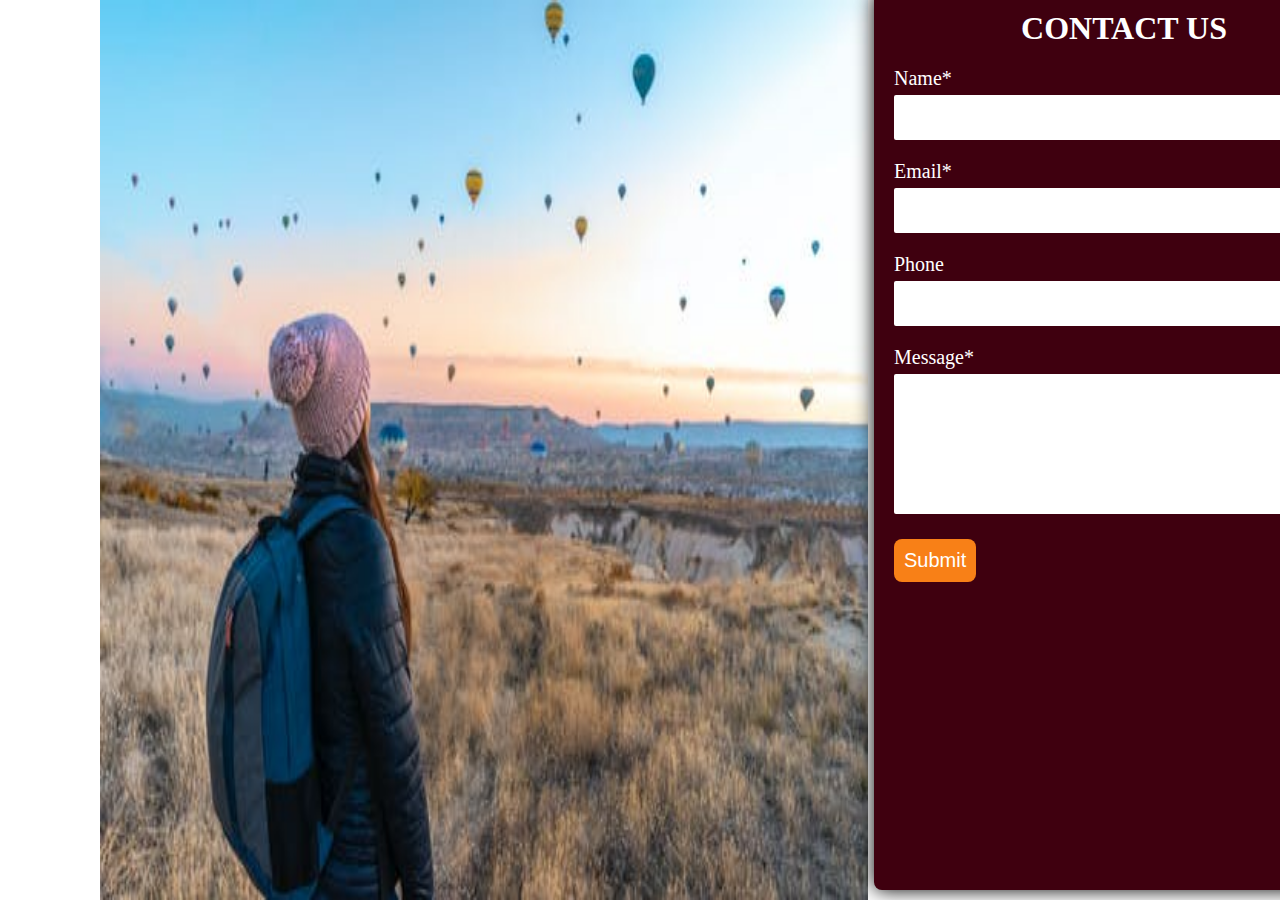
<file: contact.html>
<!DOCTYPE html>
<html lang="en">
<head>
    <meta charset="UTsF-8">
    <meta http-equiv="X-UA-Compatible" content="IE=edge">
    <meta name="viewport" content="width=device-width, initial-scale=1.0">
    <link rel="stylesheet" href="contact.css">
    <title>Get in touch</title>
</head>


<body>
    
    <section>
        <img src="Images/img31.jpeg" style="width:60%;height:100%">
    <div class="container">
        <h1>CONTACT US</h1>
 
        <form>

            <div class="input-form">
                <label for="name">Name* </label>
                <input type="text" id="name" class="name">   
           

            
            <div class="input-form">
                <label for="email">Email*</label>
                <input type="text" id="email" class="email">   
            </div>

            
            <div class="input-form">
                <label for="phone">Phone</label>
                <input type="text" id="phone" class="phone">   
            </div>

            <div class="input-form">
                <label for="msg">Message*</label>
                <textarea name="msg" id="msg" cols="30" rows="10"></textarea>   
            </div>

            <button type="submit">Submit</button>

        </form>
    </div>
</section>
    
</body>
</html>
</file>
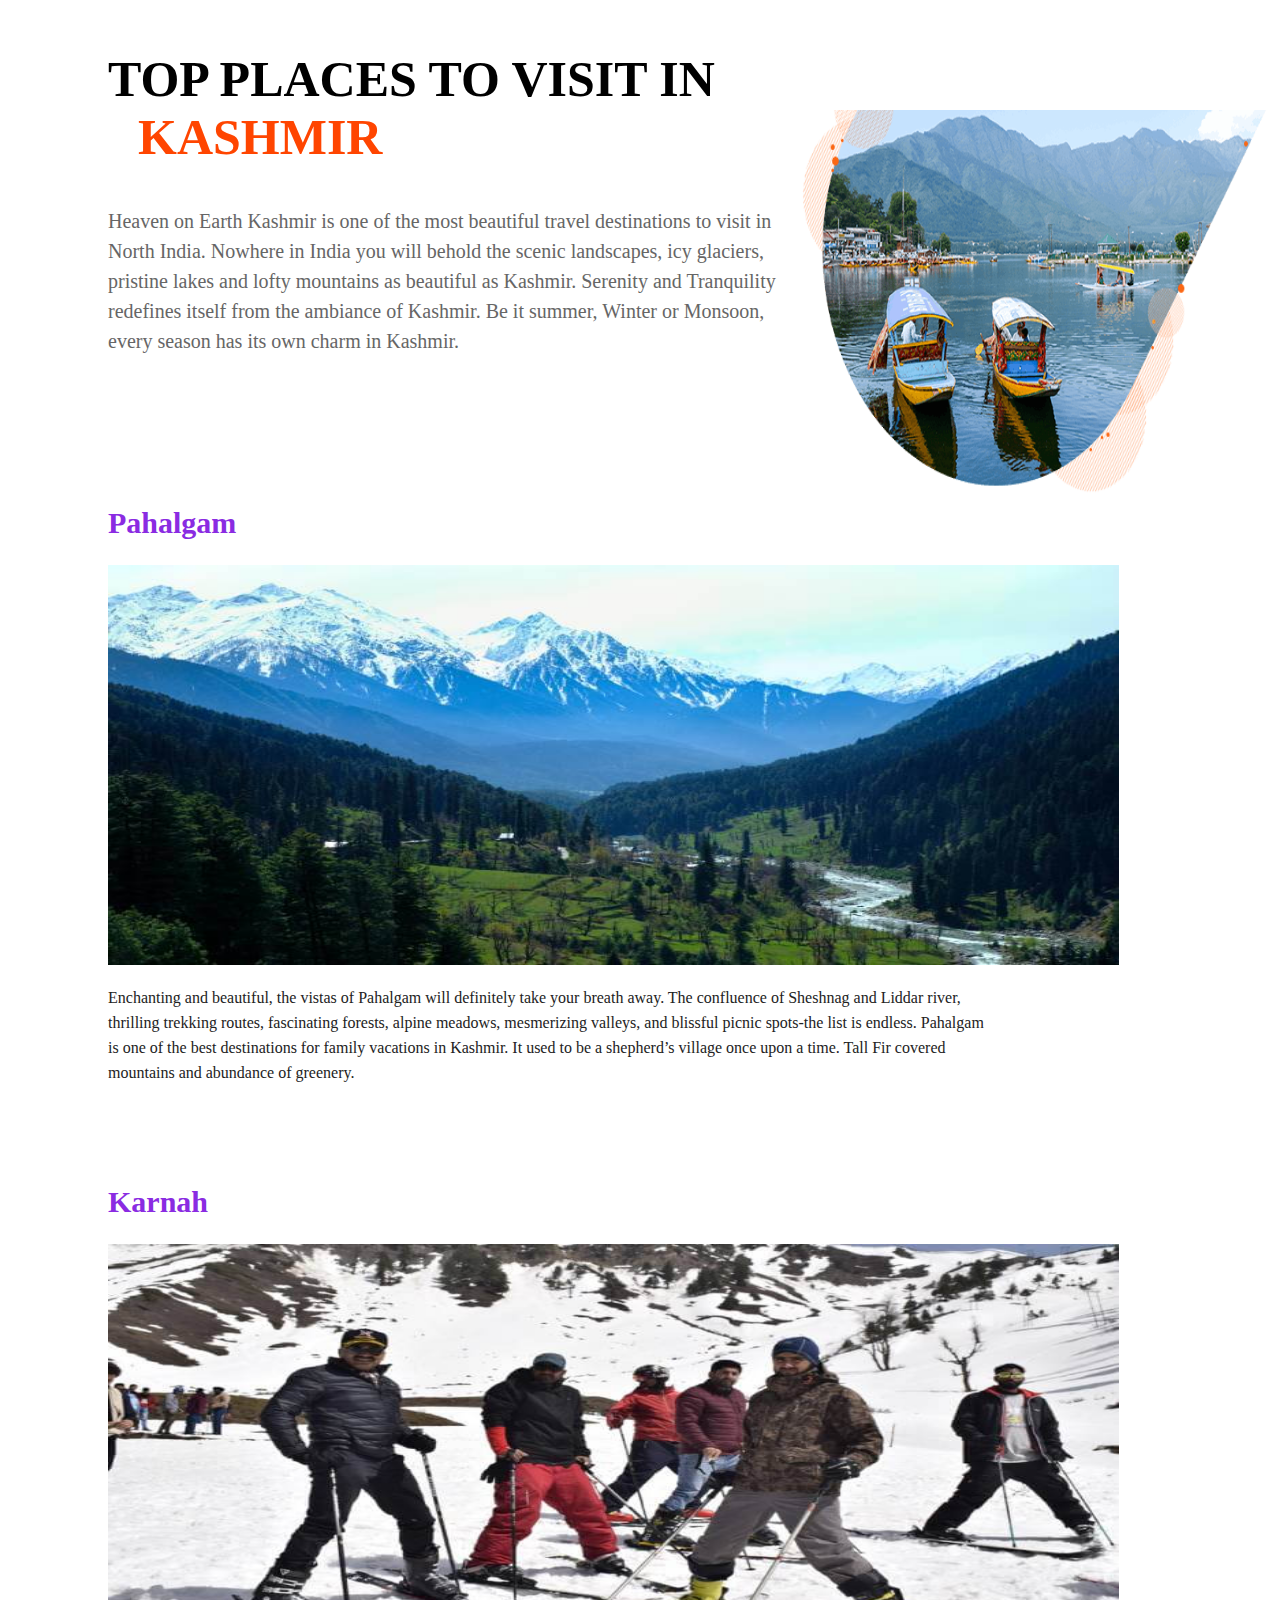
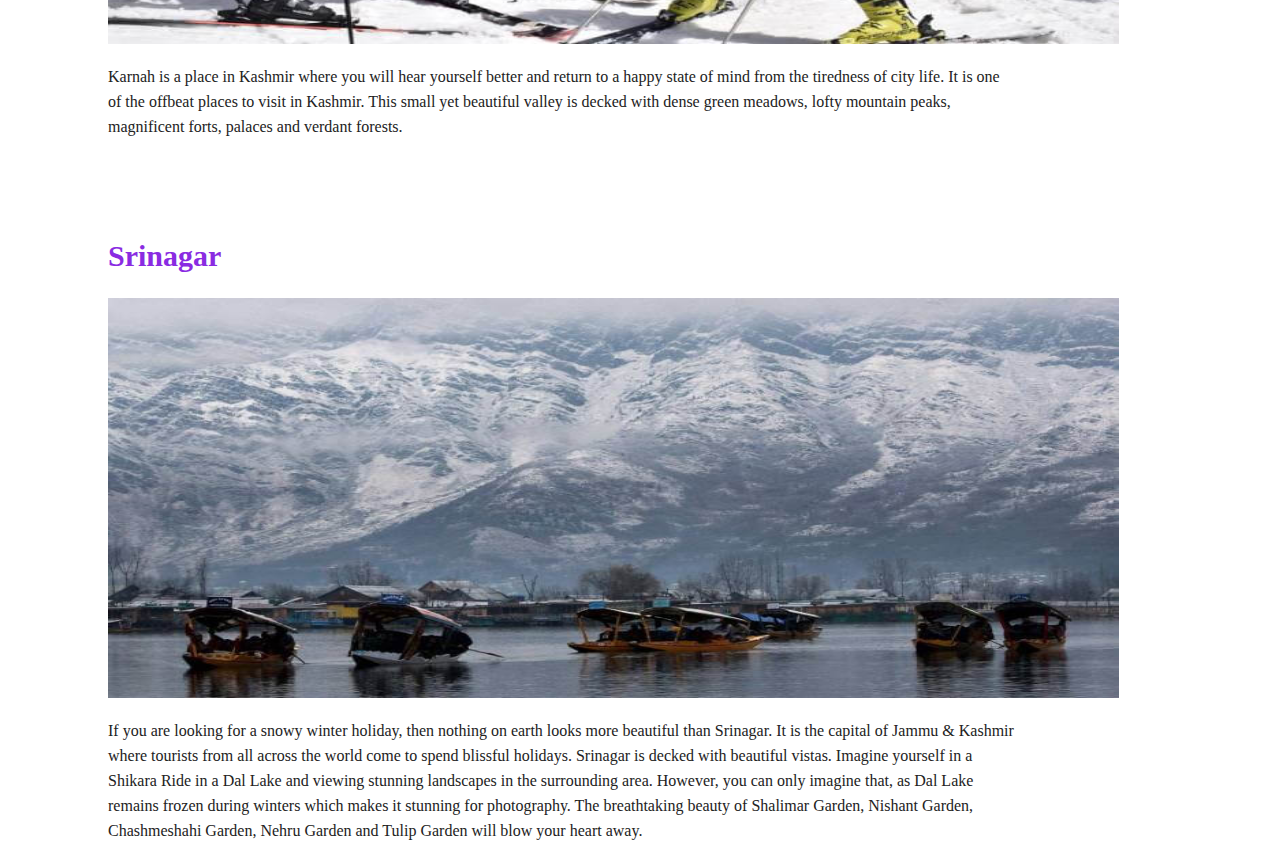
<file: learn1.html>
<!DOCTYPE html>
<html lang="en">
<head>
    <meta charset="UTF-8">
    <meta http-equiv="X-UA-Compatible" content="IE=edge">
    <meta name="viewport" content="width=device-width, initial-scale=1.0">
    <title>Document</title>

    <style>
        
        .kashmir h1{
            margin:50px 0 0 30px;
            font-size: 50px;
             margin-left:100px

        }
        .kashmir span{
            margin:50px 0 0 30px;
            font-size: 50px;
            color:orangered;
        }
        .kashmir p{
            margin:40px 0 0 30px;
            color:#666;
            font-size: 20px;
            line-height: 30px;
            margin-left:100px
        }
        .kashmir img{
            float:right;
            margin-top: 60px;
        }
        .pic1 h1{
            margin-top: 150px;
            margin-left: 100px;
            font-size: 30px;
            color:blueviolet
        }
        .pic1 img{
            margin-top: 5px;
            margin-left: 100px;
        }
        .pic1 p{
            color:#222;
            margin-left: 100px;
            line-height: 25px;
        }
        .pic2 h1{
            margin-top: 100px;
            margin-left: 100px;
            font-size: 30px;
            color:blueviolet
        }
        .pic2 img{
            margin-top: 5px;
            margin-left: 100px;
        }
        .pic2 p{
            color:#222;
            margin-left: 100px;
            line-height: 25px;
        }

        .pic3 h1{
            margin-top: 100px;
            margin-left: 100px;
            font-size: 30px;
            color:blueviolet
        }
        .pic3 img{
            margin-top: 5px;
            margin-left: 100px;
        }
        .pic3 p{
            color:#222;
            margin-left: 100px;
            line-height: 25px;
        }
        


    </style>
</head>

<body>
    
    <section class="kashmir">
        <img src="Images/img8.png" style="width:38%;height: 400px;">
        <h1>TOP PLACES TO VISIT IN <span>KASHMIR</span></h1>
        <p>Heaven on Earth Kashmir is one of the most beautiful travel destinations to visit in North India. Nowhere in India you will behold the scenic landscapes, icy glaciers, pristine lakes and lofty mountains as beautiful as Kashmir. Serenity and Tranquility redefines itself from the ambiance of Kashmir. Be it summer, Winter or Monsoon, every season has its own charm in Kashmir.</p>
       
    </section>

    <section class="pic1">
        <h1>Pahalgam</h1>
        <img src="Images/img9.jpg" style="width:80%;height:400px">
        <p>Enchanting and beautiful, the vistas of Pahalgam will definitely take your breath away. The confluence of Sheshnag and Liddar river,<br> thrilling trekking routes, fascinating forests, alpine meadows, mesmerizing valleys, and blissful picnic spots-the list is endless. Pahalgam<br> is one of the best destinations for family vacations in Kashmir. It used to be a shepherd’s village once upon a time. Tall Fir covered<br> mountains and abundance of greenery.</p>

    </section>

    <section class="pic2">
        <h1>Karnah</h1>
        <img src="Images/img10.jpg" style="width:80%;height:400px">
        <p>Karnah is a place in Kashmir where you will hear yourself better and return to a happy state of mind from the tiredness of city life. It is one<br> of the offbeat places to visit in Kashmir. This small yet beautiful valley is decked with dense green meadows, lofty mountain peaks,<br> magnificent forts, palaces and verdant forests.</p>

    </section>

    <section class="pic3">
        <h1>Srinagar</h1>
        <img src="Images/img11.jpg" style="width:80%;height:400px">
        <p>If you are looking for a snowy winter holiday, then nothing on earth looks more beautiful than Srinagar. It is the capital of Jammu & Kashmir<br>where tourists from all across the world come to spend blissful holidays. Srinagar is decked with beautiful vistas. Imagine yourself in a<br> Shikara Ride in a Dal Lake and viewing stunning landscapes in the surrounding area. However, you can only imagine that, as Dal Lake<br> remains frozen during winters which makes it stunning for photography.  The breathtaking beauty of Shalimar Garden, Nishant Garden,<br> Chashmeshahi Garden, Nehru Garden and Tulip Garden will blow your heart away. </p>

    </section>
    
</body>
</html>
</file>
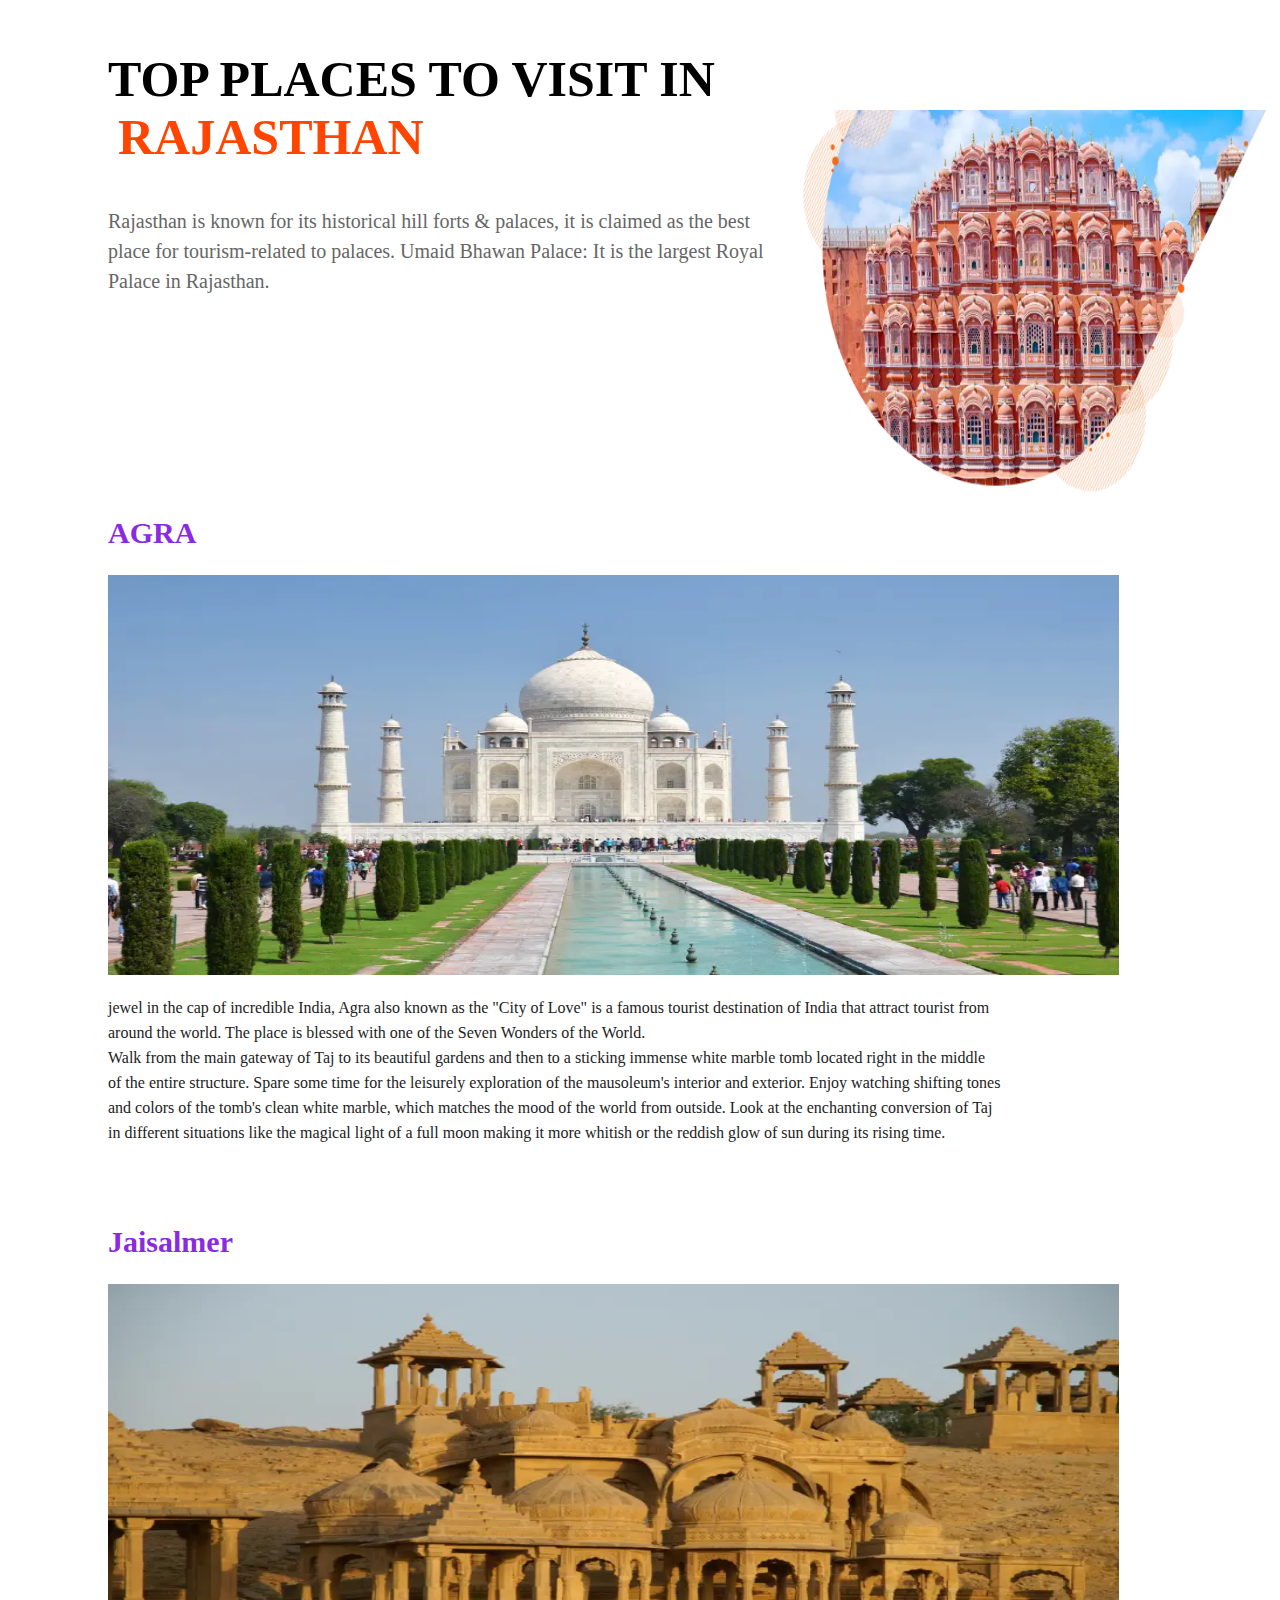
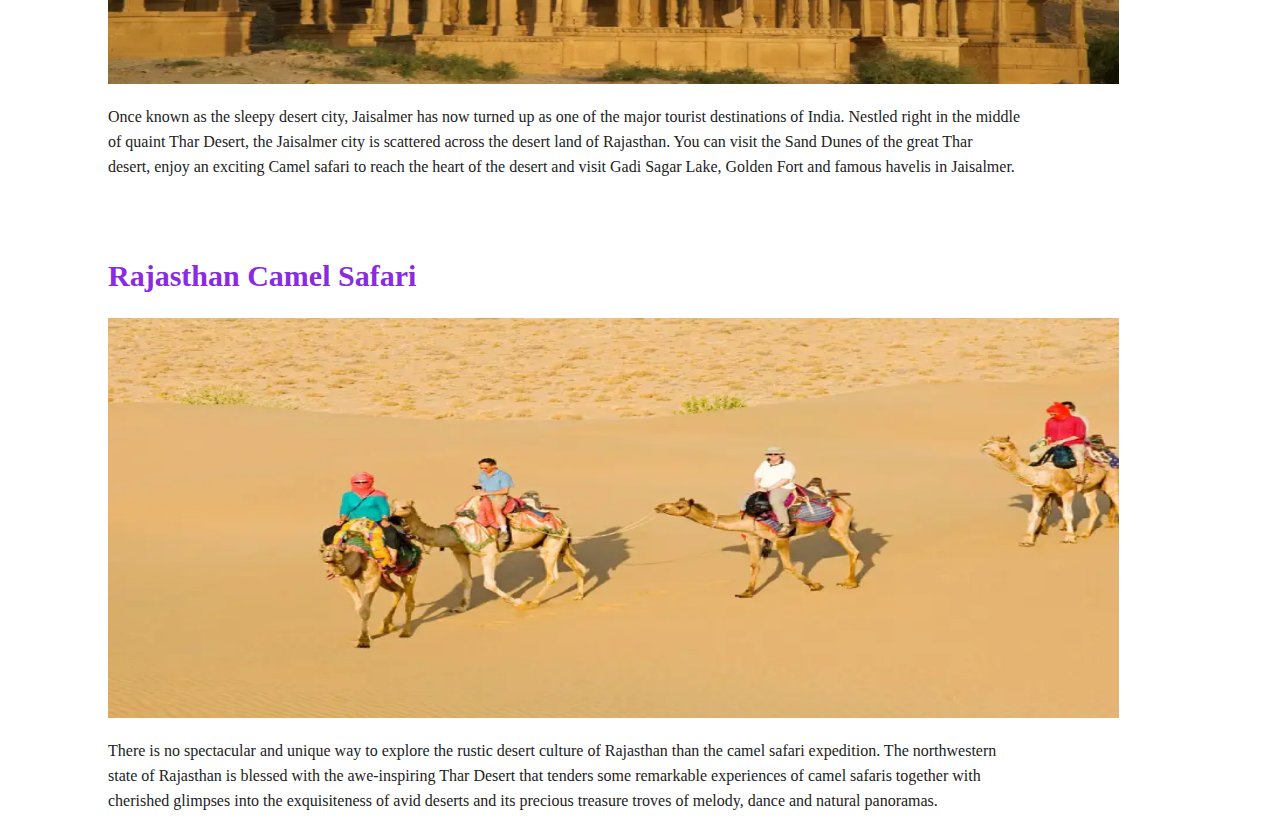
<file: learn2.html>
<!DOCTYPE html>
<html lang="en">
<head>
    <meta charset="UTF-8">
    <meta http-equiv="X-UA-Compatible" content="IE=edge">
    <meta name="viewport" content="width=device-width, initial-scale=1.0">
    <title>Document</title>

    <style>

           
        .rajasthan  h1{
            margin:50px 0 0 100px;
            font-size: 50px;
            color: black;
        }
        
        .rajasthan  span{
            margin:50px 0 0 30px;
            font-size: 50px;
            color: orangered;
     
            margin-left: 10px;
        }
        .rajasthan  p{
            margin:40px 0 0 100px;
            color:#666;
            font-size: 20px;
            line-height: 30px;
        }
        .rajasthan img{
            float:right;
            margin-top: 60px;
        }
        .pic1 h1{
            margin-top: 220px;
            margin-left: 100px;
            font-size: 30px;
            color:blueviolet
        }
        .pic1 img{
            margin-top: 5px;
            margin-left: 100px;
        }
        .pic1 p{
            color:#222;
            margin-left: 100px;
            line-height: 25px;
        }
        .pic2 h1{
            margin-top: 80px;
            margin-left: 100px;
            font-size: 30px;
            color:blueviolet
        }
        .pic2 img{
            margin-top: 5px;
            margin-left: 100px;
        }
        .pic2 p{
            color:#222;
            margin-left: 100px;
            line-height: 25px;
        }
        .pic3 h1{
            margin-top: 80px;
            margin-left: 100px;
            font-size: 30px;
            color:blueviolet
        }
        .pic3 img{
            margin-top: 5px;
            margin-left: 100px;
        }
        .pic3 p{
            color:#222;
            margin-left: 100px;
            line-height: 25px;
        }



    </style>
</head>

<body>
    
    <section class="rajasthan">
        <img src="Images/img12.webp" style="width:38%;height: 400px;">
        <h1>TOP PLACES TO VISIT IN <span>RAJASTHAN</span> </h1>
        <p>Rajasthan is known for its historical hill forts & palaces, it is claimed as the best place for tourism-related to palaces. Umaid Bhawan Palace: It is the largest Royal Palace in Rajasthan.</p>
       
    </section>

    <section class="pic1">
        <h1>AGRA</h1>
        <img src="Images/img13.webp" style="width:80%;height:400px">
        <p>jewel in the cap of incredible India, Agra also known as the "City of Love" is a famous tourist destination of India that attract tourist from <br>around the world. The place is blessed with one of the Seven Wonders of the World.<br>Walk from the main gateway of Taj to its beautiful gardens and then to a sticking immense white marble tomb located right in the middle<br>of the entire structure. Spare some time for the leisurely exploration of the mausoleum's interior and exterior. Enjoy watching shifting tones<br> and colors of the tomb's clean white marble, which matches the mood of the world from outside. Look at the enchanting conversion of Taj<br> in different situations like the magical light of a full moon making it more whitish or the reddish glow of sun during its rising time. </p>

    </section>

    <section class="pic2">
        <h1>Jaisalmer </h1>
        <img src="Images/img14.webp" style="width:80%;height:400px">
        <p>Once known as the sleepy desert city, Jaisalmer has now turned up as one of the major tourist destinations of India. Nestled right in the middle<br>of quaint Thar Desert, the Jaisalmer city is scattered across the desert land of Rajasthan. You can visit the Sand Dunes of the great Thar<br> desert, enjoy an exciting Camel safari to reach the heart of the desert and visit Gadi Sagar Lake, Golden Fort and famous havelis in Jaisalmer.</p>

    </section>

    <section class="pic2">
        <h1>Rajasthan Camel Safari</h1>
        <img src="Images/img15.webp" style="width:80%;height:400px">
        <p>There is no spectacular and unique way to explore the rustic desert culture of Rajasthan than the camel safari expedition. The northwestern<br> state of Rajasthan is blessed with the awe-inspiring Thar Desert that tenders some remarkable experiences of camel safaris together with<br> cherished glimpses into the exquisiteness of avid deserts and its precious treasure troves of melody, dance and natural panoramas.</p>

    </section>
    
</body>
</html>
</file>
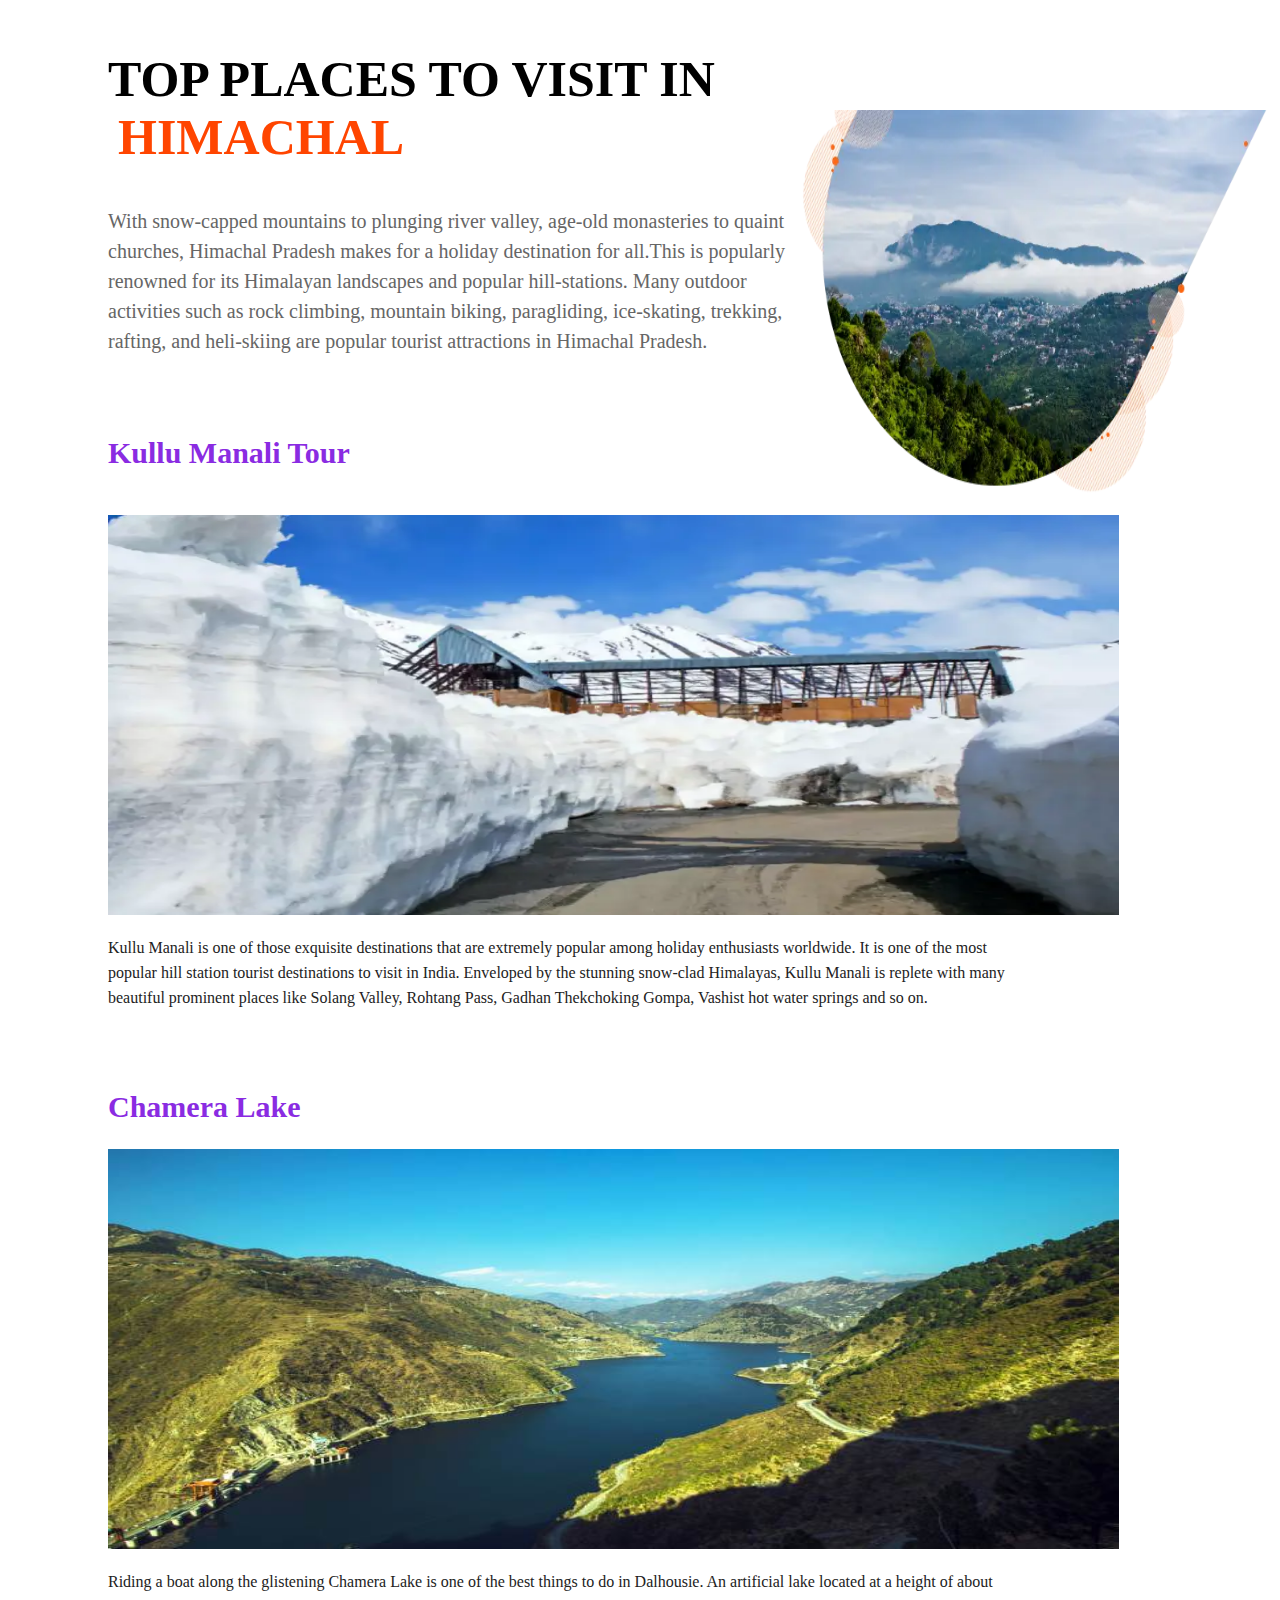
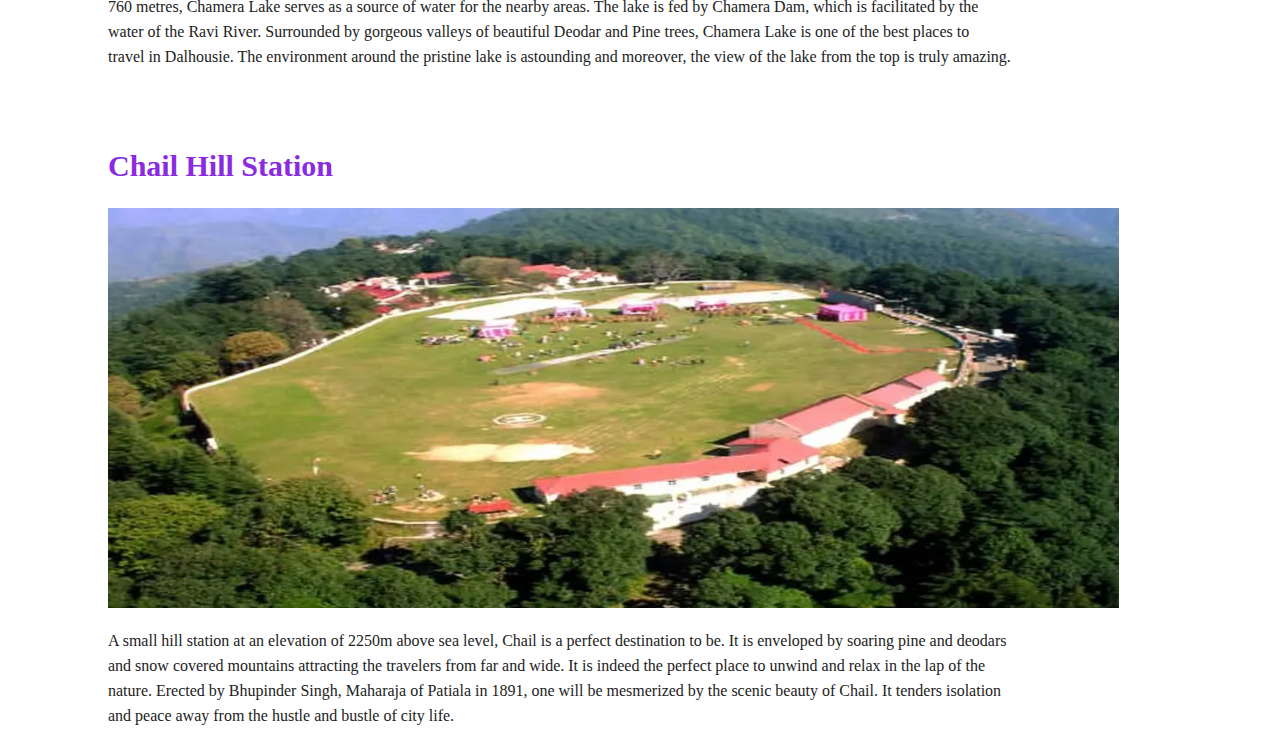
<file: learn3.html>
<!DOCTYPE html>
<html lang="en">
<head>
    <meta charset="UTF-8">
    <meta http-equiv="X-UA-Compatible" content="IE=edge">
    <meta name="viewport" content="width=device-width, initial-scale=1.0">
    <title>Document</title>

    <style>

           
        .himachal h1{
            margin:50px 0 0 100px;
            font-size: 50px;
            color: black;
       
          

        }
        
        .himachal span{
            margin:50px 0 0 30px;
            font-size: 50px;
         
            color: orangered;
            margin-left: 10px;
          

        }
        .himachal p{
            margin:40px 0 0 100px;
            color:#666;
            font-size: 20px;
            line-height: 30px;
        }
        .himachal img{
            float:right;
            margin-top: 60px;
        }
        .pic1 h1{
            margin-top: 80px;
            margin-left: 100px;
            font-size: 30px;
            color:blueviolet
        }
        .pic1 img{
            margin-top: 5px;
            margin-left: 100px;
        }
        .pic1 p{
            color:#222;
            margin-left: 100px;
            line-height: 25px;
        }
        .pic2 h1{
            margin-top: 80px;
            margin-left: 100px;
            font-size: 30px;
            color:blueviolet
        }
        .pic2 img{
            margin-top: 5px;
            margin-left: 100px;
        }
        .pic2 p{
            color:#222;
            margin-left: 100px;
            line-height: 25px;
        }
        .pic3 h1{
            margin-top: 80px;
            margin-left: 100px;
            font-size: 30px;
            color:blueviolet
        }
        .pic3 img{
            margin-top: 5px;
            margin-left: 100px;
        }
        .pic3 p{
            color:#222;
            margin-left: 100px;
            line-height: 25px;
        }

    </style>
</head>

<body>
    
    <section class="himachal">
        <img src="Images/img16.webp" style="width:38%;height: 400px;">
        <h1>TOP PLACES TO VISIT IN <span>HIMACHAL</span> </h1>
        <p>With snow-capped mountains to plunging river valley, age-old monasteries to quaint churches, Himachal Pradesh makes for a holiday destination for all.This is popularly renowned for its Himalayan landscapes and popular hill-stations. Many outdoor activities such as rock climbing, mountain biking, paragliding, ice-skating, trekking, rafting, and heli-skiing are popular tourist attractions in Himachal Pradesh. </p>
       
    </section>

    <section class="pic1">
        <h1>Kullu Manali Tour</h1>
        <img src="Images/img17.webp" style="width:80%;height:400px">
        <p>Kullu Manali is one of those exquisite destinations that are extremely popular among holiday enthusiasts worldwide. It is one of the most<br>popular hill station tourist destinations to visit in India. Enveloped by the stunning snow-clad Himalayas, Kullu Manali is replete with many<br> beautiful prominent places like Solang Valley, Rohtang Pass, Gadhan Thekchoking Gompa, Vashist hot water springs and so on. </p>

    </section>

    <section class="pic2">
        <h1>Chamera Lake</h1>
        <img src="Images/img18.jpg" style="width:80%;height:400px">
            <p>Riding a boat along the glistening Chamera Lake is one of the best things to do in Dalhousie. An artificial lake located at a height of about<br>760 metres, Chamera Lake serves as a source of water for the nearby areas. The lake is fed by Chamera Dam, which is facilitated by the<br> water of the Ravi River. Surrounded by gorgeous valleys of beautiful Deodar and Pine trees, Chamera Lake is one of the best places to<br> travel in Dalhousie. The environment around the pristine lake is astounding and moreover, the view of the lake from the top is truly amazing.</p>
    
    
    </section>

    <section class="pic3">
        <h1>Chail Hill Station</h1>
        <img src=" Images/img19.webp" style="width:80%;height:400px">
            <p>A small hill station at an elevation of 2250m above sea level, Chail is a perfect destination to be. It is enveloped by soaring pine and deodars<br> and snow covered mountains attracting the travelers from far and wide. It is indeed the perfect place to unwind and relax in the lap of the<br> nature. Erected by Bhupinder Singh, Maharaja of Patiala in 1891, one will be mesmerized by the scenic beauty of Chail. It tenders isolation<br> and peace away from the hustle and bustle of city life.</p>
    
    
    </section>
    
</body>
</html>
</file>
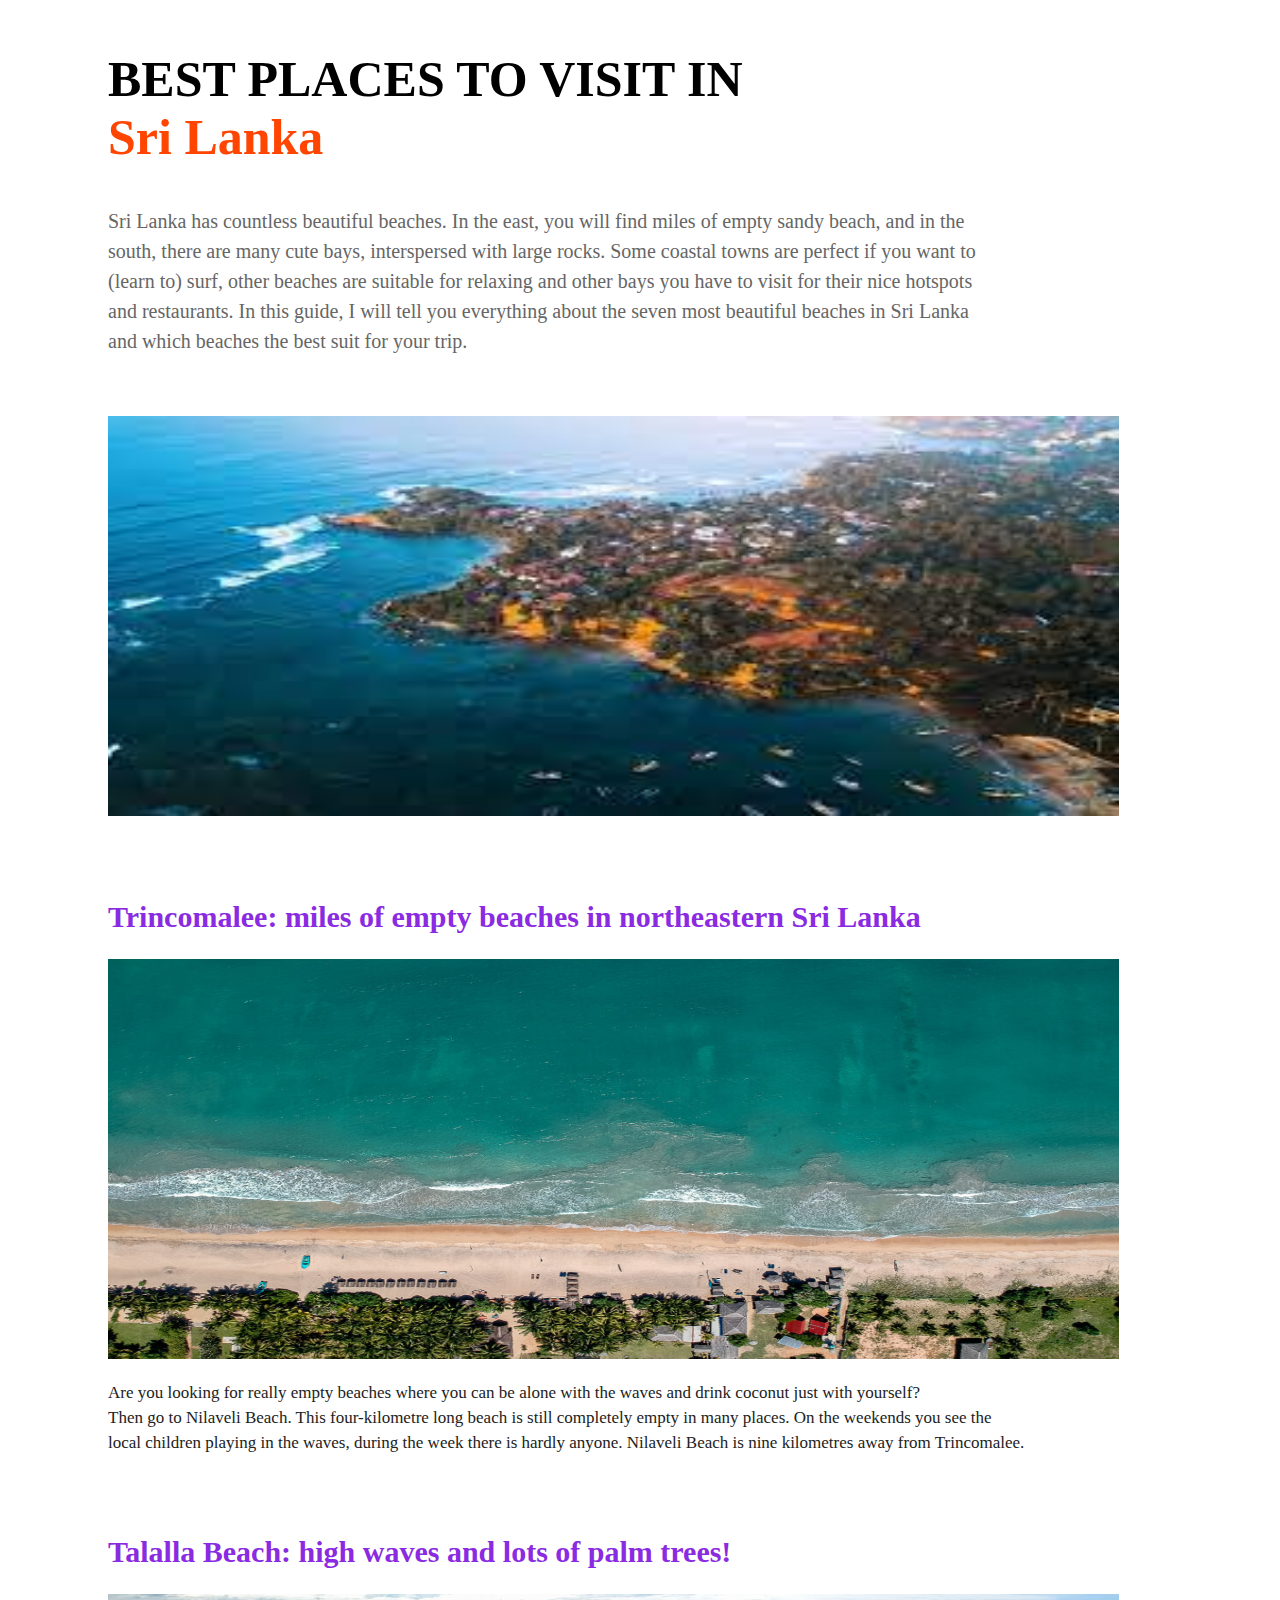
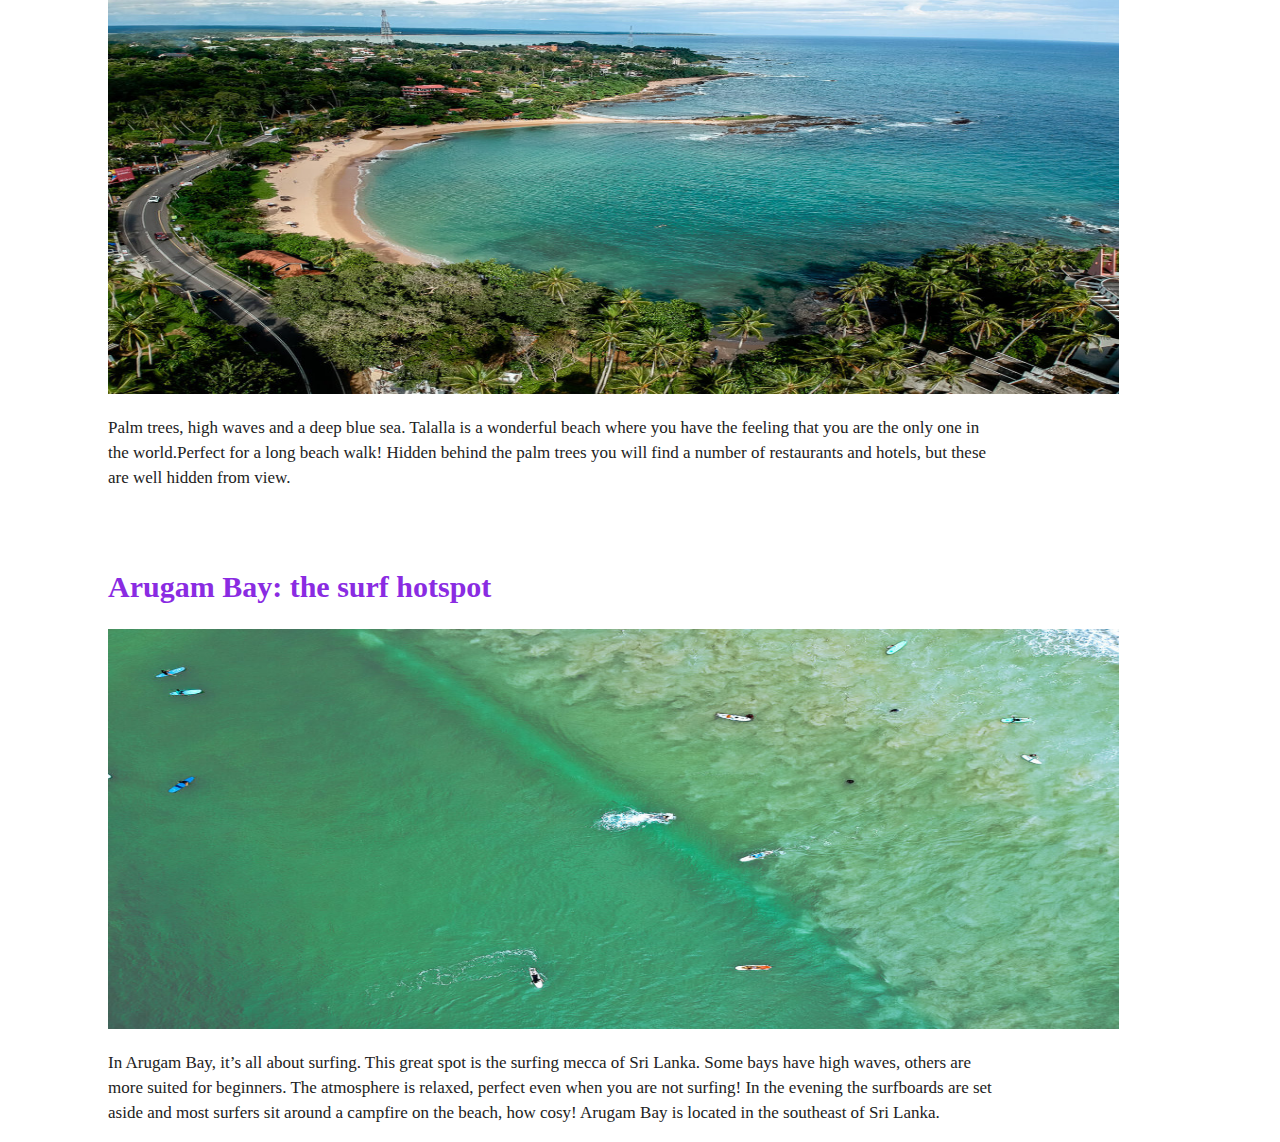
<file: learn4.html>
<!DOCTYPE html>
<html lang="en">
<head>
    <meta charset="UTF-8">
    <meta http-equiv="X-UA-Compatible" content="IE=edge">
    <meta name="viewport" content="width=device-width, initial-scale=1.0">
    <title>Document</title>

    <style>

           
       .hyd span{
            margin:50px 0 0 10px;
            font-size: 50px;
            color: orangered;
          

        }
        
        .hyd h1{
            margin:50px 0 0 100px;
            font-size: 50px;
            color: black;
            margin-left: 100px;
          

        }
        .hyd p{
            margin:40px 0 0 100px;
            color:#666;
            font-size: 20px;
            line-height: 30px;
        }
        .hyd img{
            /*float:right;*/
            margin-top: 60px;
            margin-left: 100px;

        }
        .pic1 h1{
            margin-top: 80px;
            margin-left: 100px;
            font-size: 30px;
            color:blueviolet
        }
        .pic1 img{
            margin-top: 5px;
            margin-left: 100px;
        }
        .pic1 p{
            color:#222;
            margin-left: 100px;
            line-height: 25px;
            font-size: 17px;
        }
        .pic2 h1{
            margin-top: 80px;
            margin-left: 100px;
            font-size: 30px;
            color:blueviolet
        }
        .pic2 img{
            margin-top: 5px;
            margin-left: 100px;
        }
        .pic2 p{
            color:#222;
            margin-left: 100px;
            line-height: 25px;
            font-size: 17px;
        }
        
        .pic3 h1{
            margin-top: 80px;
            margin-left: 100px;
            font-size: 30px;
            color:blueviolet
        }
        .pic3 img{
            margin-top: 5px;
            margin-left: 100px;
        }
        .pic3 p{
            color:#222;
            margin-left: 100px;
            line-height: 25px;
            font-size: 17px;
        }
        





    </style>
</head>

<body>
    
    <section class="hyd">
      
        <h1>BEST PLACES TO VISIT IN<span><br>Sri Lanka</span> </h1>
        <p>Sri Lanka has countless beautiful beaches. In the east, you will find miles of empty sandy beach, and in the<br>south, there are many cute bays, interspersed with large rocks. Some coastal towns are perfect if you want to<br> (learn to) surf, other beaches are suitable for relaxing and other bays you have to visit for their nice hotspots<br> and restaurants. In this guide, I will tell you everything about the seven most beautiful beaches in Sri Lanka<br>and which beaches the best suit for your trip.</p>
        <img src=" Images/img20.jpg" style="width:80%;height: 400px;">
       
    </section>

    <section class="pic1">
        <h1>Trincomalee: miles of empty beaches in northeastern Sri Lanka</h1>
        <img src=" Images/img21.jpg" style="width:80%;height:400px">
            <p>Are you looking for really empty beaches where you can be alone with the waves and drink coconut just with yourself? <br>Then go to Nilaveli Beach. This four-kilometre long beach is still completely empty in many places. On the weekends you see the<br>  local children playing in the waves, during the week there is hardly anyone. Nilaveli Beach is nine kilometres away from Trincomalee.</p>
    
    
    </section>

    <section class="pic2">
        <h1>Talalla Beach: high waves and lots of palm trees!</h1>
        <img src=" Images/img22.jpg" style="width:80%;height:400px">
            <p>Palm trees, high waves and a deep blue sea. Talalla is a wonderful beach where you have the feeling that you are the only one in<br> the world.Perfect for a long beach walk! Hidden behind the palm trees you will find a number of restaurants and hotels, but these<br>are well hidden from view.</p>
    
    
    </section>

    <section class="pic3">
        <h1> Arugam Bay: the surf hotspot</h1>
        <img src=" Images/img23.jpg" style="width:80%;height:400px">
            <p>In Arugam Bay, it’s all about surfing. This great spot is the surfing mecca of Sri Lanka. Some bays have high waves, others are<BR> more suited for beginners. The atmosphere is relaxed, perfect even when you are not surfing! In the evening the surfboards are set<BR>  aside and most surfers sit around a campfire on the beach, how cosy! Arugam Bay is located in the southeast of Sri Lanka.</p>
    
    
    </section>
    
    
    
</body>
</html>
</file>
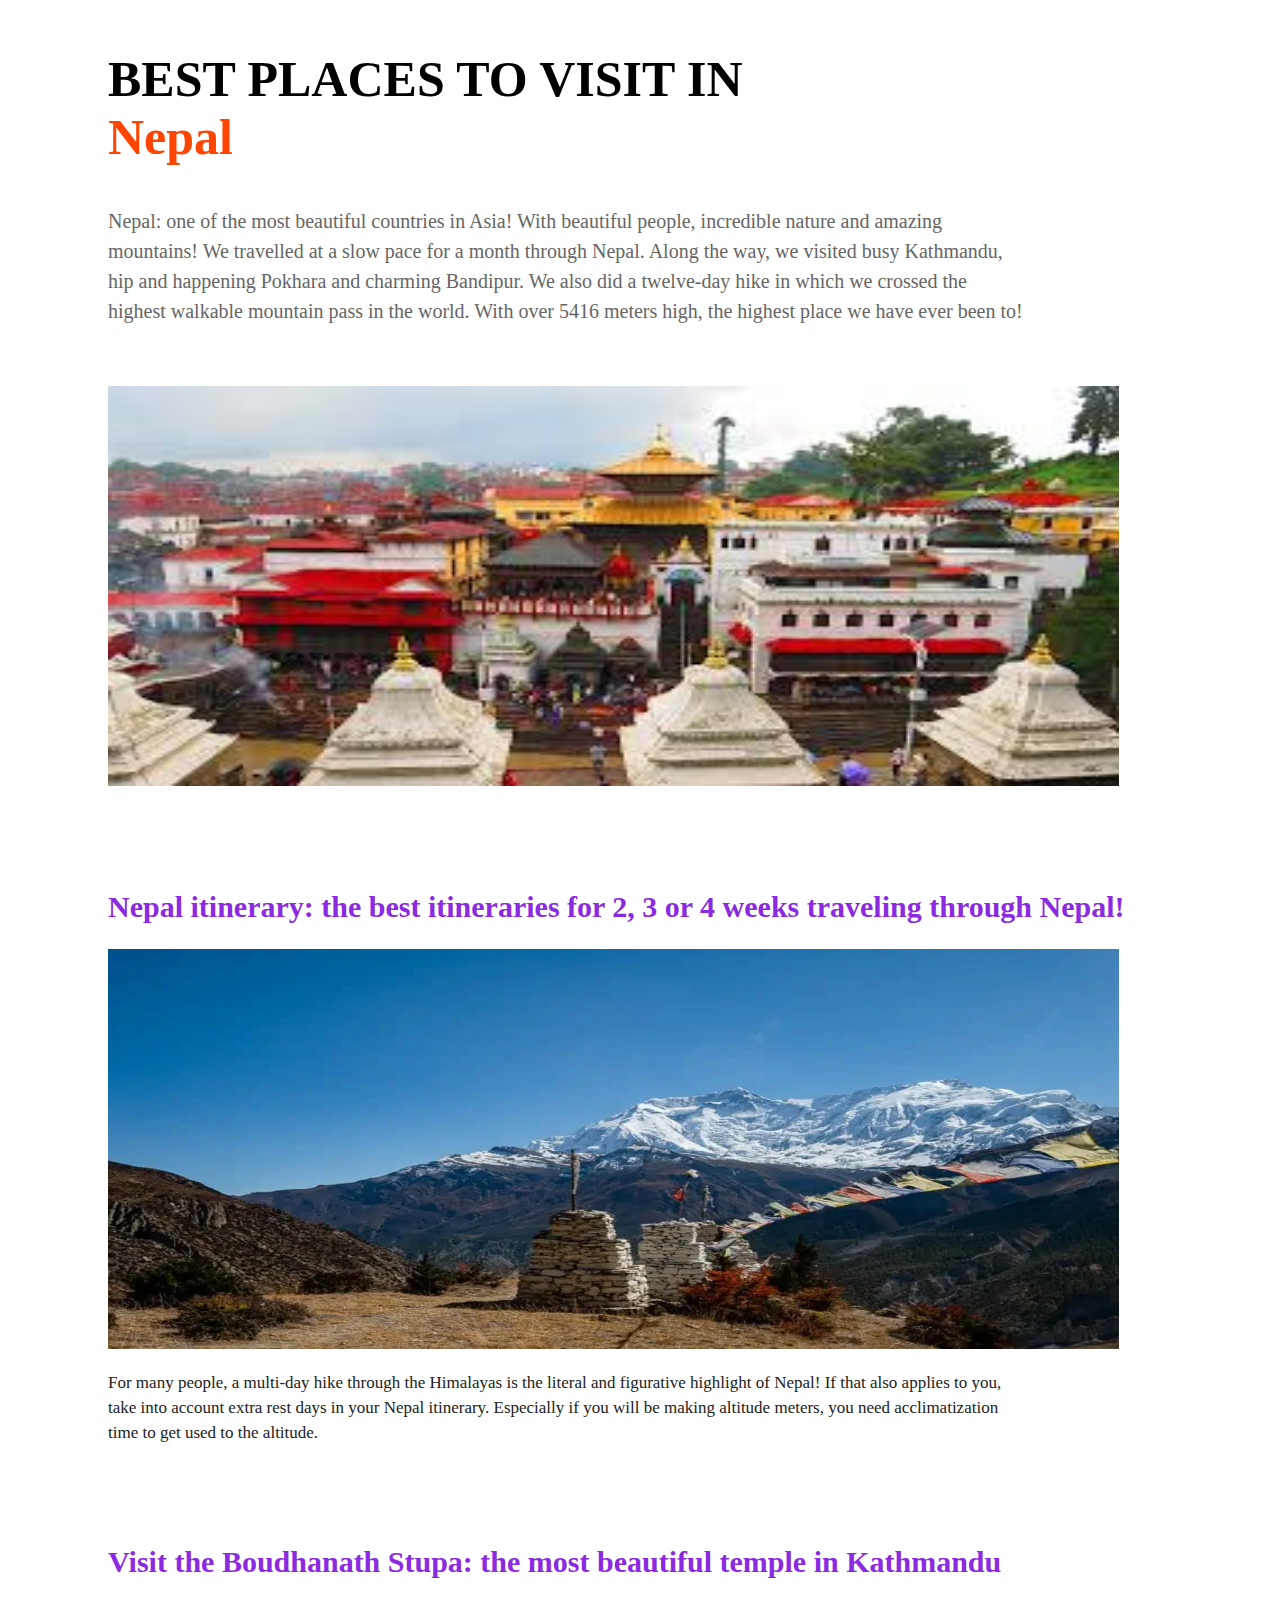
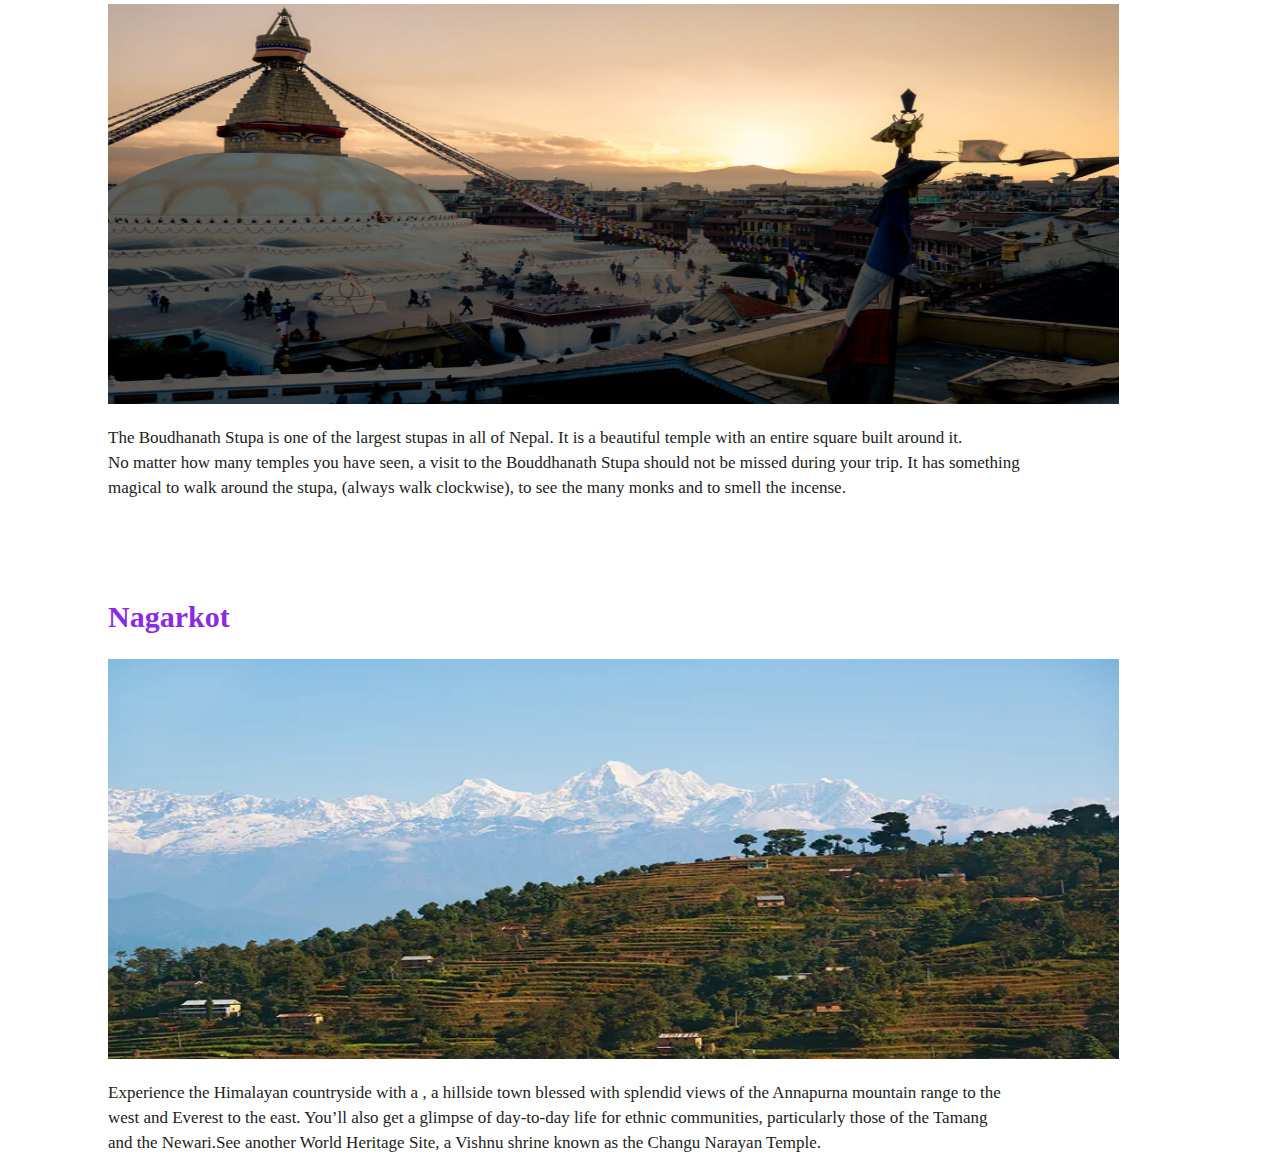
<file: learn5.html>
<!DOCTYPE html>
<html lang="en">
<head>
    <meta charset="UTF-8">
    <meta http-equiv="X-UA-Compatible" content="IE=edge">
    <meta name="viewport" content="width=device-width, initial-scale=1.0">
    <title>Document</title>

    <style>

           
       .delhi span{
            margin:50px 0 0 10px;
            font-size: 50px;
            color: orangered;
          

        }
        
        .delhi h1{
            margin:50px 0 0 30px;
            font-size: 50px;
            color: black;
            margin-left: 30px;
            margin-left: 100px;
          

        }
        .delhi p{
            margin:40px 0 0 30px;
            color:#666;
            font-size: 20px;
            line-height: 30px;
            margin-left: 100px;
        }
        .delhi img{
           /* float:right;*/
            margin-top: 60px;
            margin-left: 100px;
        }
        .pic1 h1{
            margin-top: 100px;
            margin-left: 100px;
            font-size: 30px;
            color:blueviolet
        }
        .pic1 img{
            margin-top: 5px;
            margin-left: 100px;
        }
        .pic1 p{
            color:#222;
            margin-left: 100px;
            line-height: 25px;
            font-size: 17px;
        }
        .pic2 h1{
            margin-top: 100px;
            margin-left: 100px;
            font-size: 30px;
            color:blueviolet
        }
        .pic2 img{
            margin-top: 5px;
            margin-left: 100px;
        }
        .pic2 p{
            color:#222;
            margin-left: 100px;
            line-height: 25px;
            font-size: 17px;
        }
        .pic3 h1{
            margin-top: 100px;
            margin-left: 100px;
            font-size: 30px;
            color:blueviolet
        }
        .pic3 img{
            margin-top: 5px;
            margin-left: 100px;
        }
        .pic3 p{
            color:#222;
            margin-left: 100px;
            line-height: 25px;
            font-size: 17px;
        }
        
        

    </style>
</head>

<body>
    
    <section class="delhi">
  
        <h1>BEST PLACES TO VISIT IN <span><br>Nepal</span> </h1>
        <p>Nepal: one of the most beautiful countries in Asia! With beautiful people, incredible nature and amazing<br> mountains! We travelled at a slow pace for a month through Nepal. Along the way, we visited busy Kathmandu,<br> hip and happening Pokhara and charming Bandipur. We also did a twelve-day hike in which we crossed the<br> highest walkable mountain pass in the world. With over 5416 meters high, the highest place we have ever been to!</p>
        <img src=" Images/img24.jpg" style="width:80%;height: 400px;">
    </section>
    
    <section class="pic1">
        <h1>Nepal itinerary: the best itineraries for 2, 3 or 4 weeks traveling through Nepal!</h1>
        <img src=" Images/img25.webp" style="width:80%;height:400px">
        <p>For many people, a multi-day hike through the Himalayas is the literal and figurative highlight of Nepal! If that also applies to you,<br> take into account extra rest days in your Nepal itinerary. Especially if you will be making altitude meters, you need acclimatization<br> time to get used to the altitude.</p>

    </section>


    <section class="pic2">
        <h1>Visit the Boudhanath Stupa: the most beautiful temple in Kathmandu</h1>
        <img src=" Images/img26.jpg" style="width:80%;height:400px">
        <p>The Boudhanath Stupa is one of the largest stupas in all of Nepal. It is a beautiful temple with an entire square built around it.<br> No matter how many temples you have seen, a visit to the Bouddhanath Stupa should not be missed during your trip. It has something<br>magical to walk around the stupa, (always walk clockwise), to see the many monks and to smell the incense.</p>

    </section>

    <section class="pic3">
        <h1> Nagarkot</h1>
        <img src=" Images/img27.webp" style="width:80%;height:400px">
        <p>Experience the Himalayan countryside with a , a hillside town blessed with splendid views of the Annapurna mountain range to the<br> west and Everest to the east. You’ll also get a glimpse of day-to-day life for ethnic communities, particularly those of the Tamang<br> and the Newari.See another World Heritage Site, a Vishnu shrine known as the Changu Narayan Temple. </p>

    </section>

    

</body>
</html>
</file>
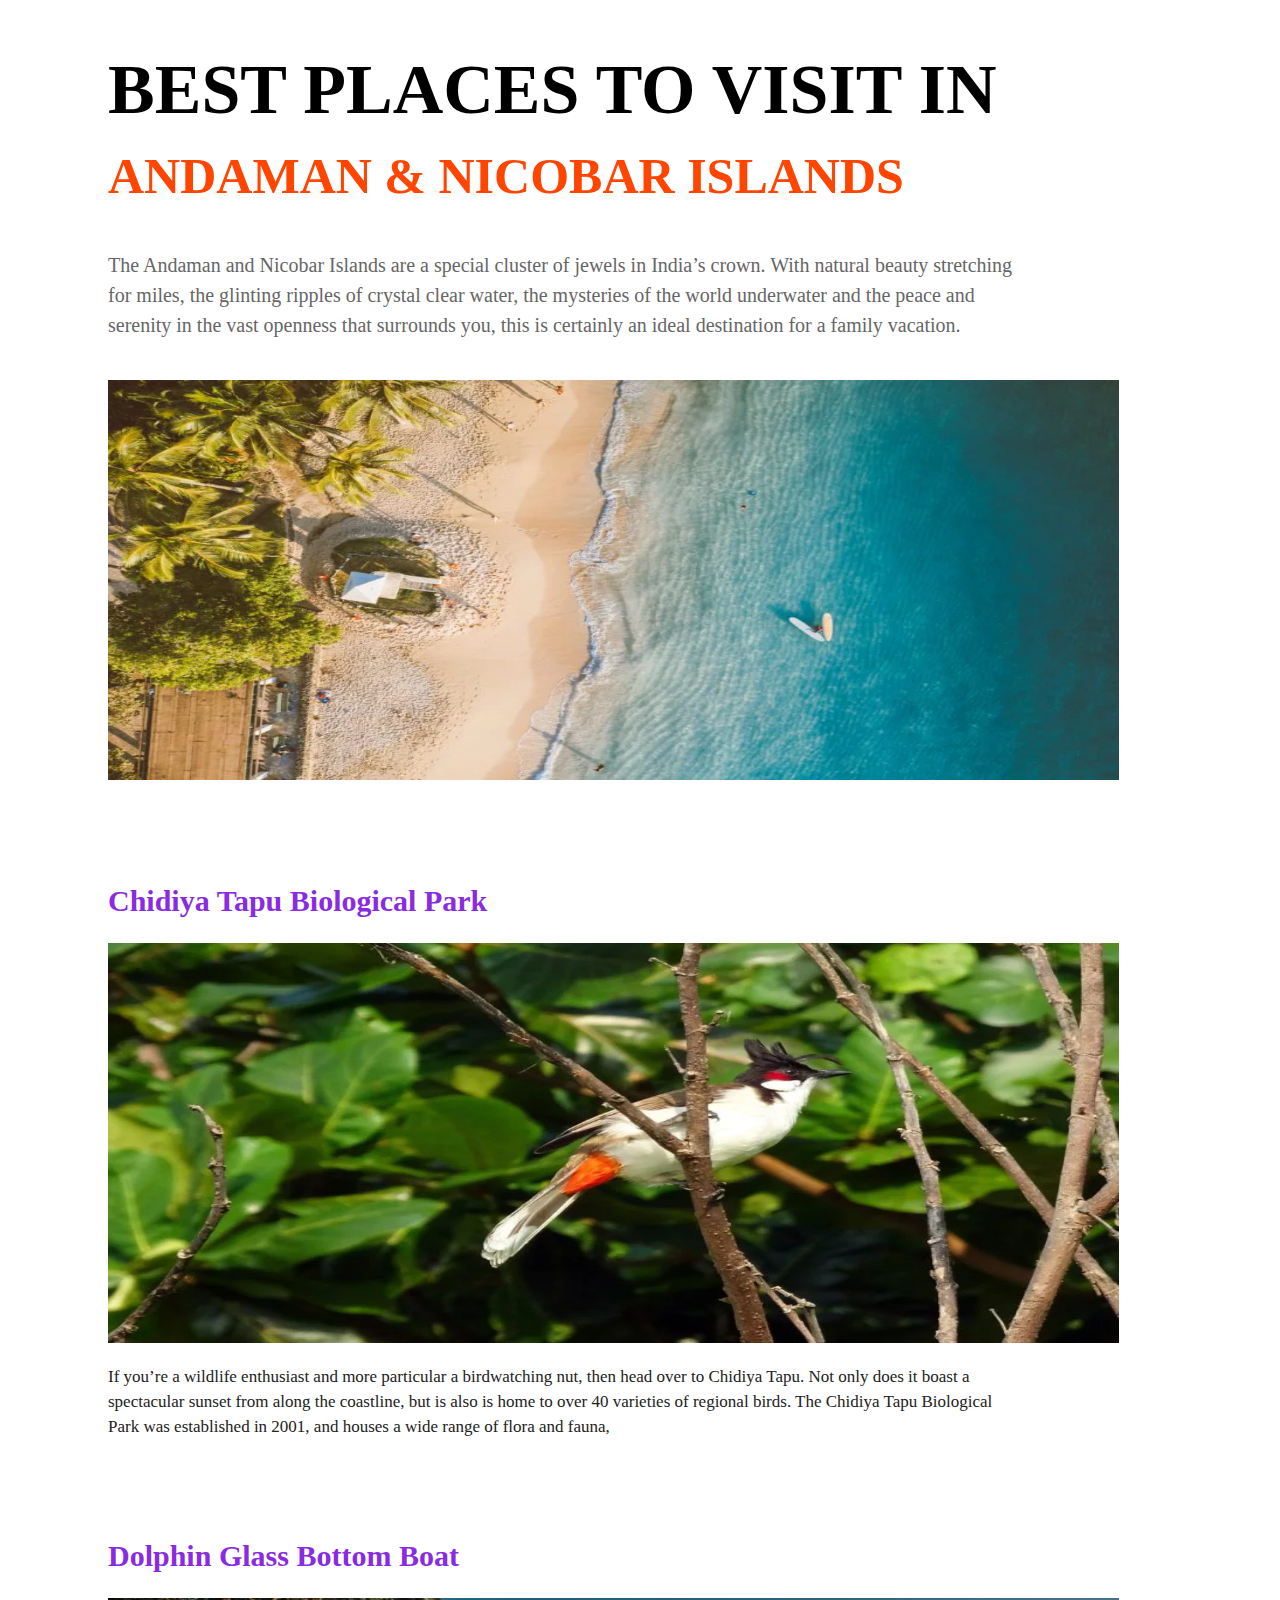
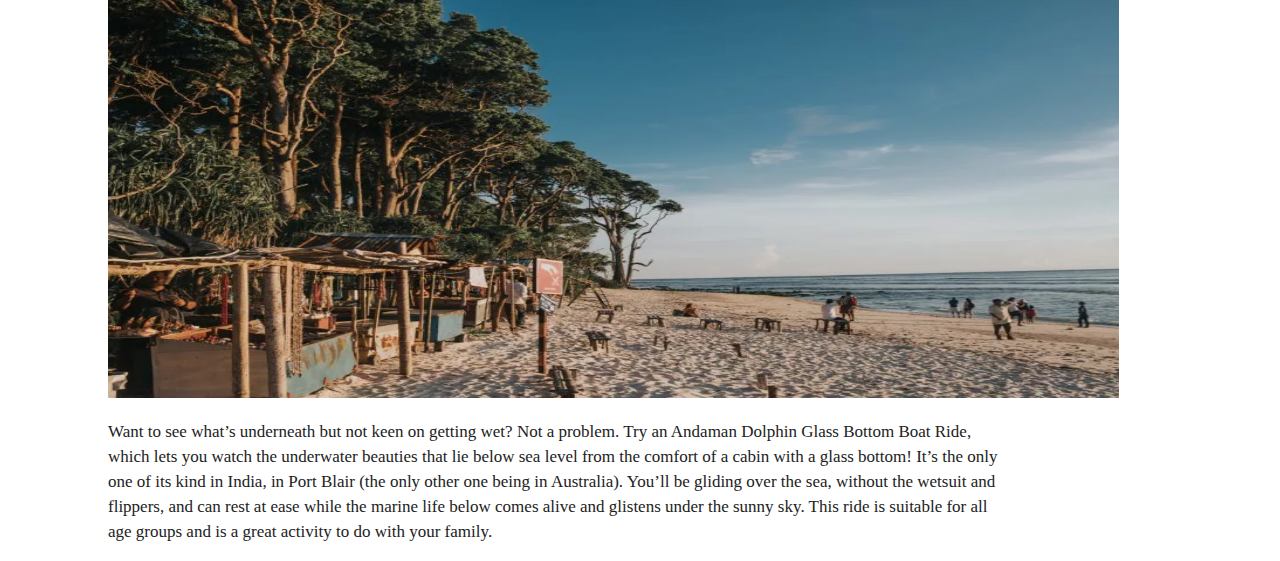
<file: learn6.html>
<!DOCTYPE html>
<html lang="en">
<head>
    <meta charset="UTF-8">
    <meta http-equiv="X-UA-Compatible" content="IE=edge">
    <meta name="viewport" content="width=device-width, initial-scale=1.0">
    <title>Document</title>

    <style>

           
        .IND span{
            margin:70px 0 0 50px;
            font-size: 50px;
            color: orangered;
          

        }
        
        .IND  h1{
            margin:50px 0 0 100px;
            font-size: 70px;
            color: black;
            margin-left: 100px;
          

        }
        .IND  p{
            margin:40px 0 0 100px;
            color:#666;
            font-size: 20px;
            line-height: 30px;
        }
        .IND  img{
           /* float:right;*/
            margin-top: 40px;
            margin-left: 100px;

        }
        .pic1 h1{
            margin-top: 100px;
            margin-left: 100px;
            font-size: 30px;
            color:blueviolet
        }
        .pic1 img{
            margin-top: 5px;
            margin-left: 100px;
        }
        .pic1 p{
            color:#222;
            margin-left: 100px;
            line-height: 25px;
            font-size: 17px;
        }
        .pic2 h1{
            margin-top: 100px;
            margin-left: 100px;
            font-size: 30px;
            color:blueviolet
        }
        .pic2 img{
            margin-top: 5px;
            margin-left: 100px;
        }
        .pic2 p{
            color:#222;
            margin-left: 100px;
            line-height: 25px;
            font-size: 17px;
        }
        

    </style>
</head>

<body>
    
    <section class="IND">
        <h1>BEST PLACES TO VISIT IN <span><BR>ANDAMAN & NICOBAR ISLANDS</span> </h1>
        <p>The Andaman and Nicobar Islands are a special cluster of jewels in India’s crown. With natural beauty stretching <br>for miles, the glinting ripples of crystal clear water, the mysteries of the world underwater and the peace and<br> serenity in the vast openness that surrounds you, this is certainly an ideal destination for a family vacation.</p>
        <img src="Images/img28.webp" style="width:80%;height: 400px;">
      
       
    </section>

    <section class="pic1">
        <h1>Chidiya Tapu Biological Park</h1>
        <img src="Images/img29.webp" style="width:80%;height:400px">
        <p>If you’re a wildlife enthusiast and more particular a birdwatching nut, then head over to Chidiya Tapu. Not only does it boast a<br>  spectacular sunset from along the coastline, but is also is home to over 40 varieties of regional birds. The Chidiya Tapu Biological<br>  Park was established in 2001, and houses a wide range of flora and fauna,</p>

    </section>

    <section class="pic2">
        <h1>Dolphin Glass Bottom Boat</h1>
        <img src="Images/img30.webp" style="width:80%;height:400px">
        <p>Want to see what’s underneath but not keen on getting wet? Not a problem. Try an Andaman Dolphin Glass Bottom Boat Ride,<br> which lets you watch the underwater beauties that lie below sea level from the comfort of a cabin with a glass bottom! It’s the only<br> one of its kind in India, in Port Blair (the only other one being in Australia). You’ll be gliding over the sea, without the wetsuit and<br>  flippers, and can rest at ease while the marine life below comes alive and glistens under the sunny sky. This ride is suitable for all<br> age groups and is a great activity to do with your family.</p>

    </section>

    
</body>
</html>
</file>
<file: contact.css>
*{
    padding:0;
    margin:0;
    box-sizing: border-box;
}

section{
    height:100vh;
    width:100%;
    background-color:#fff;
    display: flex;
    align-items: center;
    justify-content: center;
    margin-left: 100px;
}
.container{
    width:500px;
    height: 100%;
    max-width:500px;
    margin:0 auto;
    padding:20px;
    background: #3F000F;
    box-shadow: 0px 0px 20px black;
    border-radius: 8px;
    margin-bottom: 20px;
    color:white;
    text-decoration: ta;
}
.container h1{
    text-align: center;
}

.input-form{
    width:100%;
    margin-top: 20px;
    font-size:20px;    
    color: wHITE;

}
.name{
    width:100%;
    border: none;
    border-radius: 2px;
    padding:15px;
    margin-top: 5px;
   
    
}
.email{
    width:100%;
    border: none;
    border-radius: 2px;
    padding:15px;
    margin-top: 5px;
}
.phone{
    width:100%;
   border: none;
    border-radius: 2px;
    padding:15px;
    margin-top: 5px;
}
input-form input,
.input-form textarea{
    width:100%;
    padding:40px;
    font-size: 5px;
    margin-top: 5px;
    border: none;
border-radius: 2px;
}
button[type="submit"]{
padding:10px;
padding-left: 10px;
padding-right: 10px;
font-size: 20px;
border: none;
border-radius: 8px;
color:white;
background-color:#F88017;
cursor: pointer;
margin-top: 20px;



}
</file>
